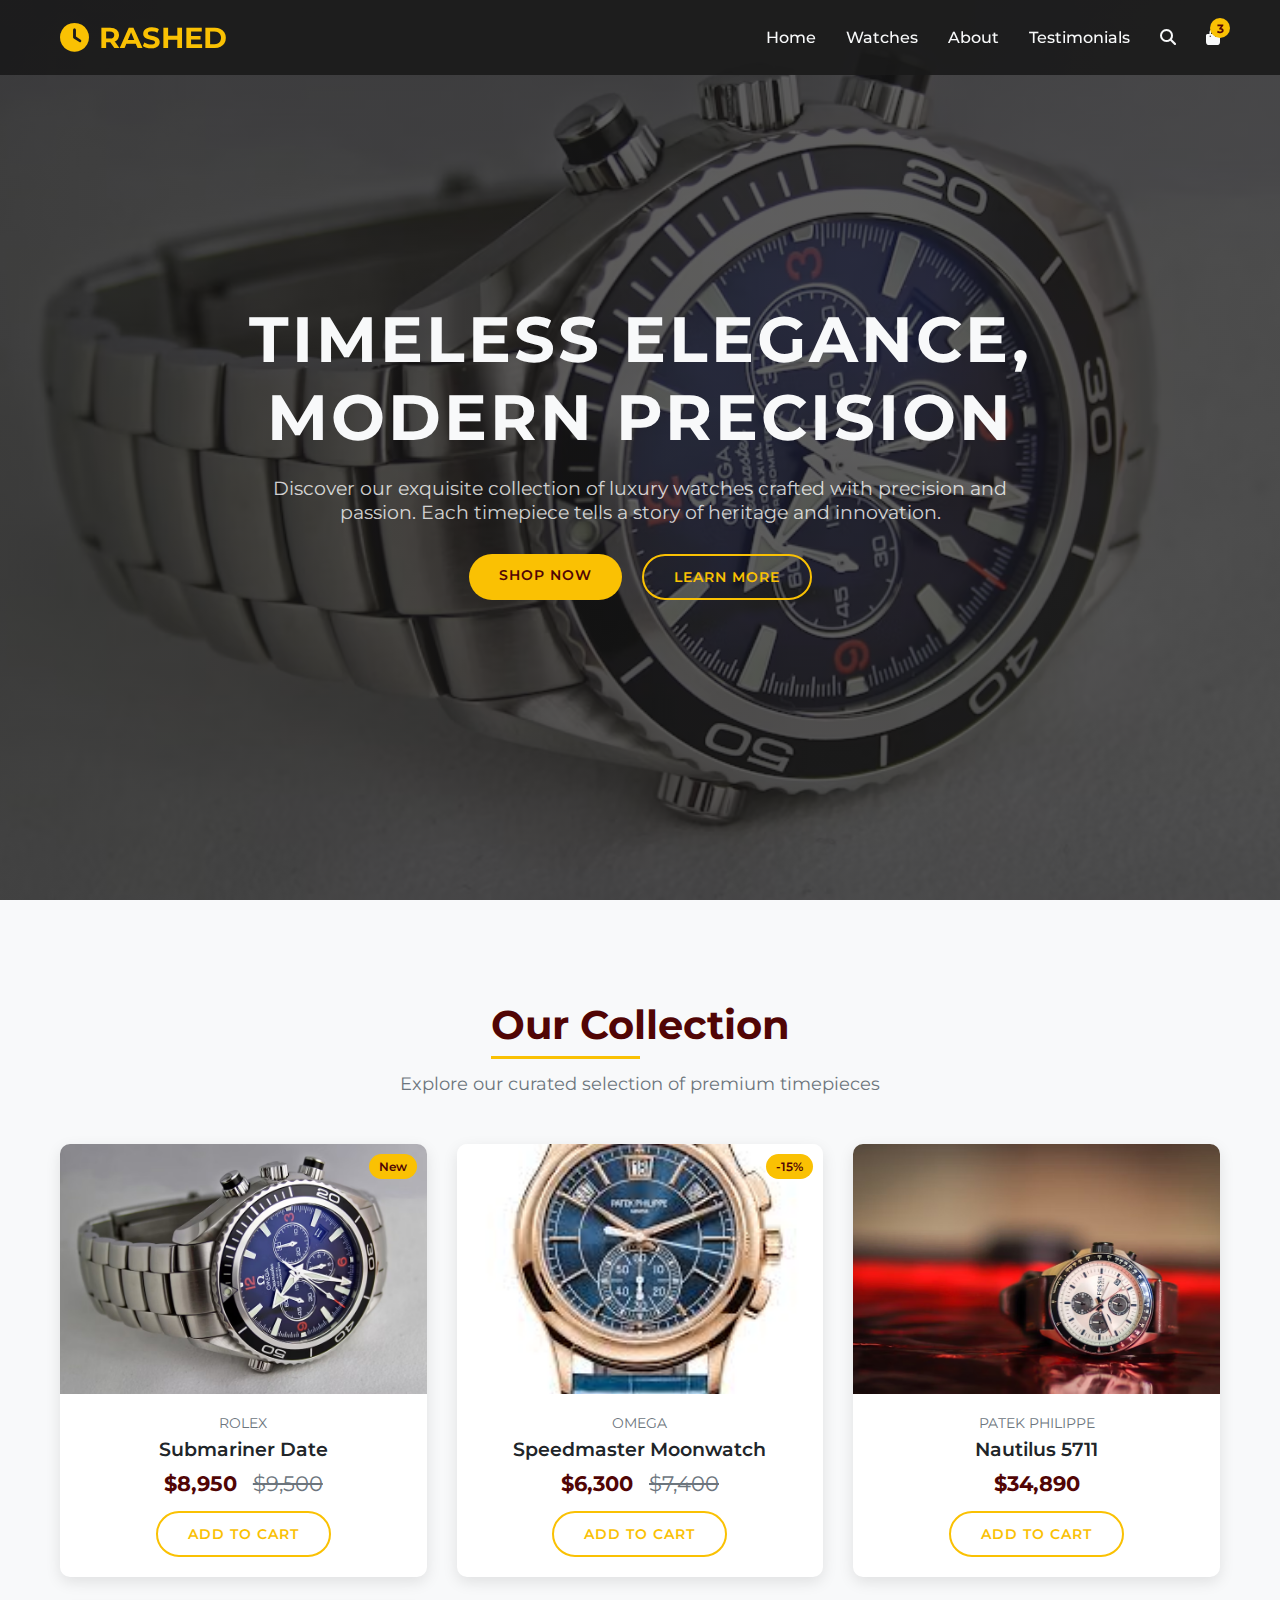
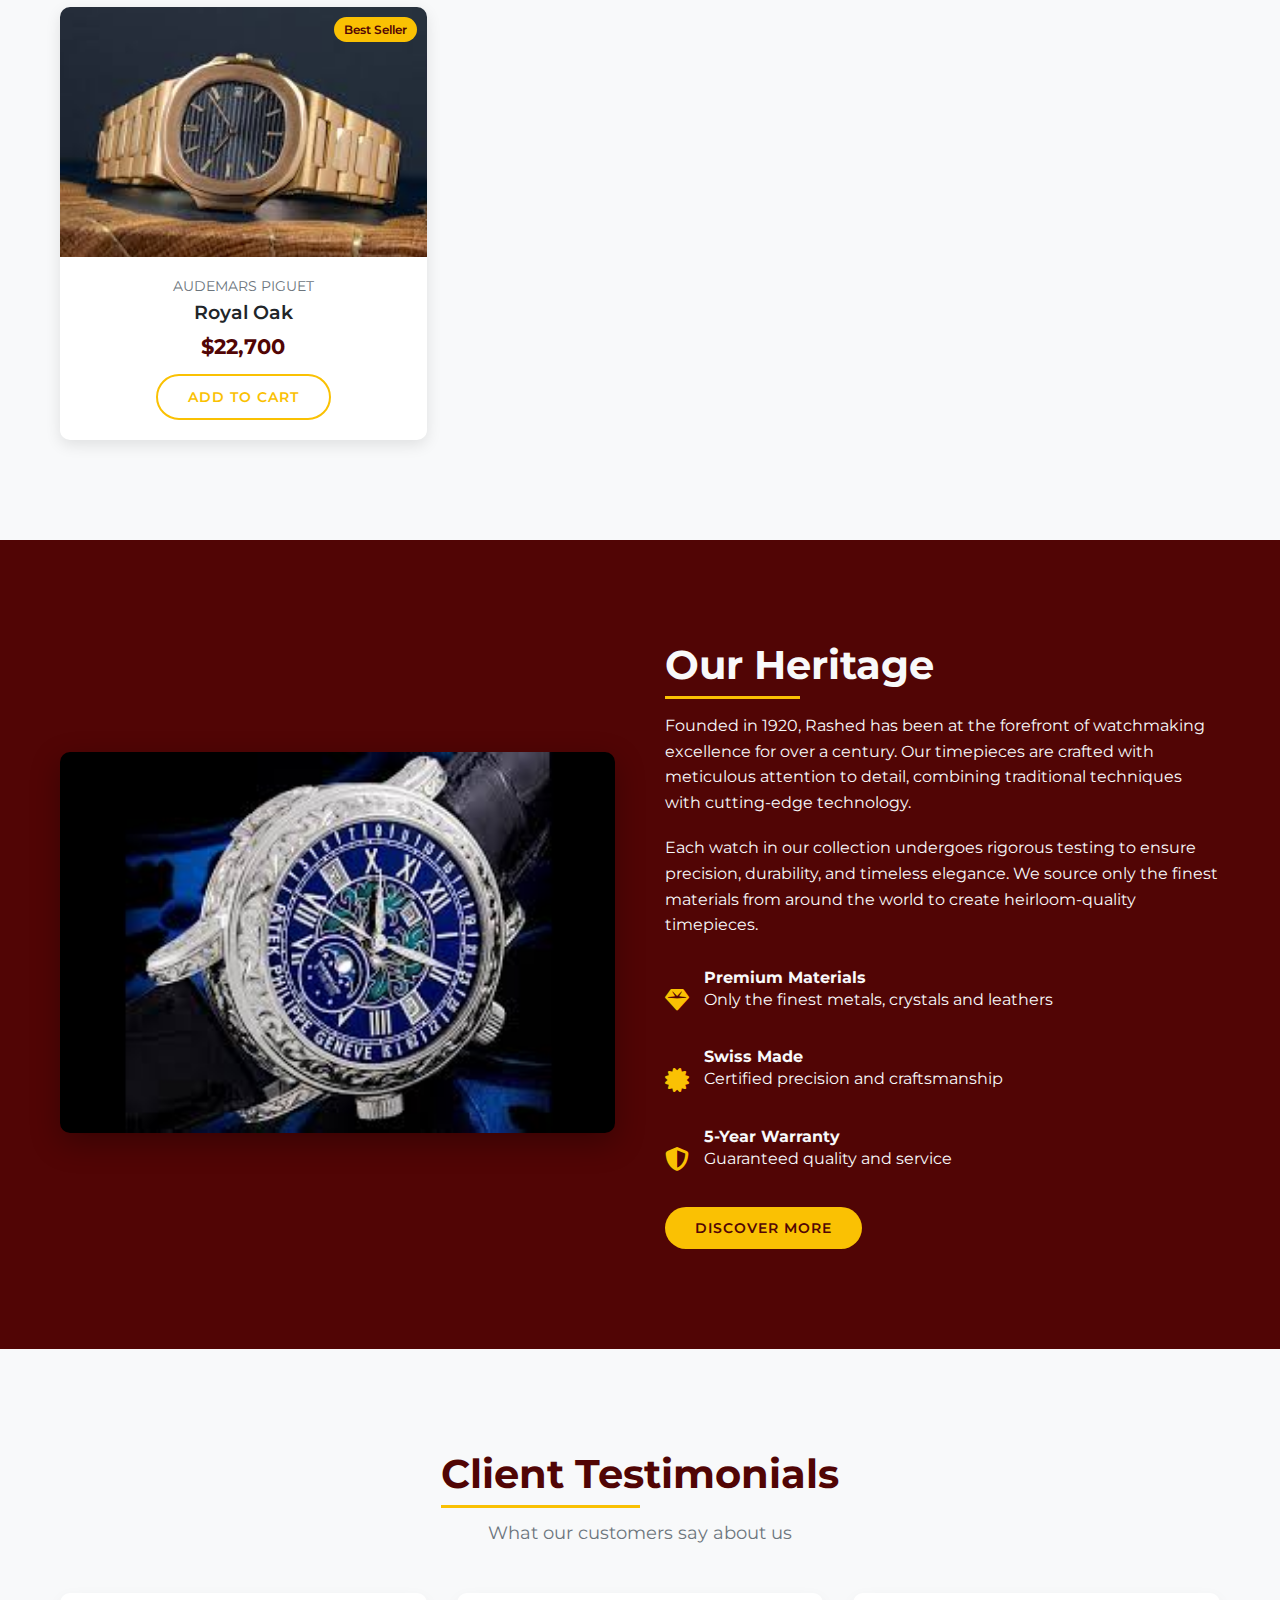
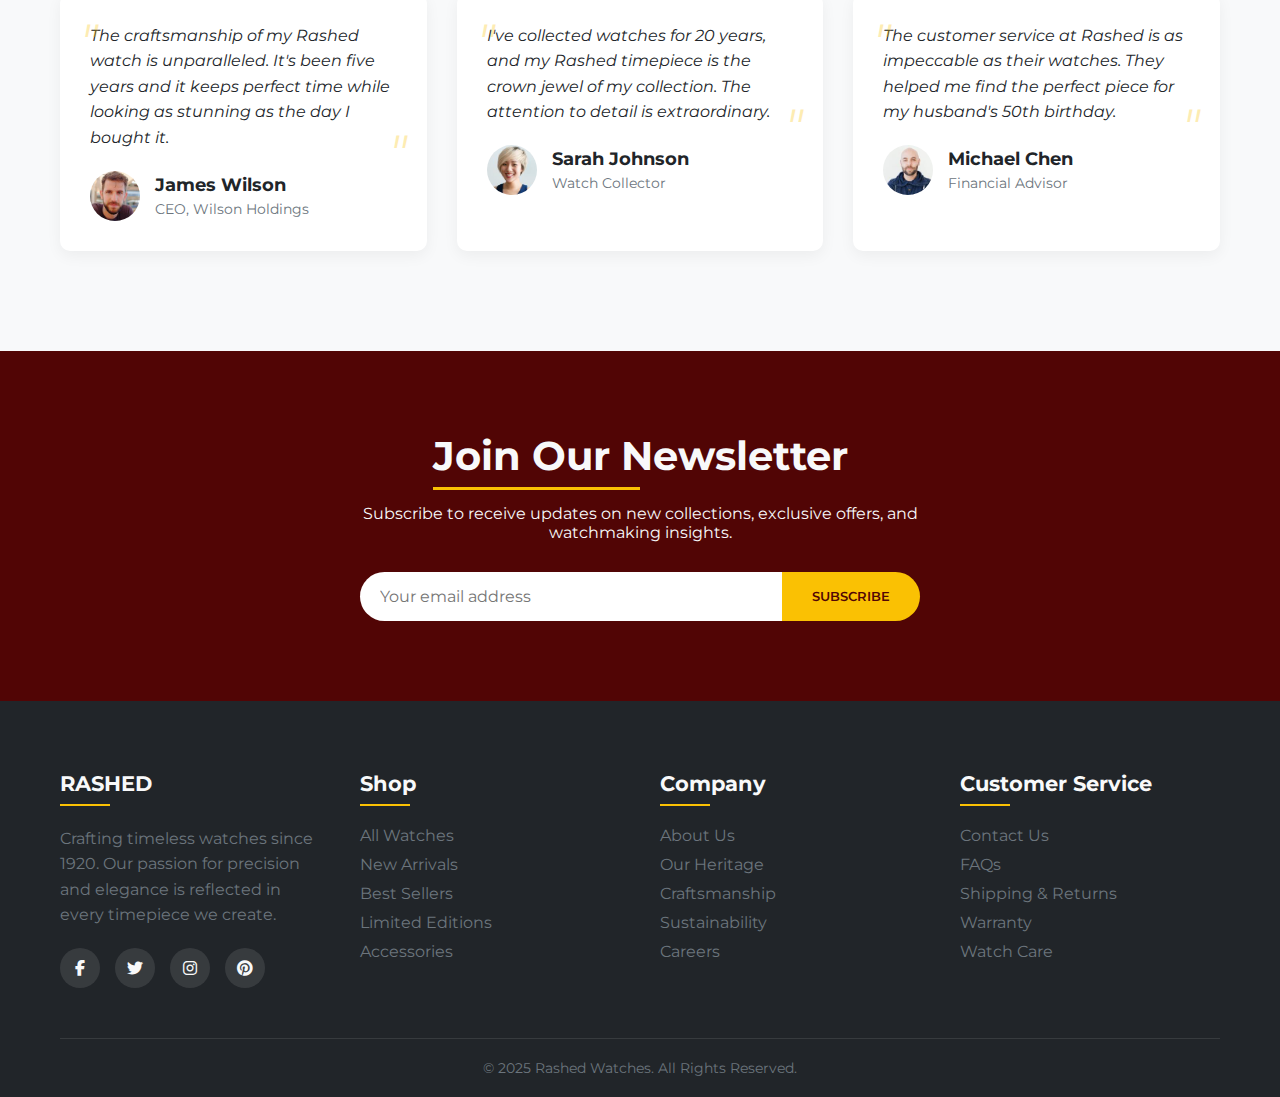
<file: index.html>
<!DOCTYPE html>
<html lang="en">
<head>
    <meta charset="UTF-8">
    <meta name="viewport" content="width=device-width, initial-scale=1.0">
    <title>Rashed - Luxury Watches</title>
    <link rel="stylesheet" href="https://cdnjs.cloudflare.com/ajax/libs/font-awesome/6.4.0/css/all.min.css">
    <link rel="stylesheet" href="style.css">
    <link href="https://fonts.googleapis.com/css2?family=Montserrat:wght@300;400;500;600;700&display=swap" rel="stylesheet">
</head>
<body>
    <!-- Header -->
    <header id="header">
        <div class="container header-container">
            <a href="#" class="logo">
                <i class="fas fa-clock"></i>
                <span>RASHED</span>
            </a>
            <nav id="nav">
                <ul>
                    <li><a href="#">Home</a></li>
                    <li><a href="#featured">Watches</a></li>
                    <li><a href="#about">About</a></li>
                    <li><a href="#testimonials">Testimonials</a></li>
                    <li><a href="#"><i class="fas fa-search"></i></a></li>
                    <li>
                        <a href="#" class="cart-icon">
                            <i class="fas fa-shopping-bag"></i>
                            <span class="cart-count">3</span>
                        </a>
                    </li>
                </ul>
            </nav>
            <div class="mobile-menu-btn" id="mobileMenuBtn">
                <i class="fas fa-bars"></i>
            </div>
        </div>
    </header>

    <!-- Hero Section -->
    <section class="hero">
        <div class="hero-content">
            <h1>Timeless Elegance, Modern Precision</h1>
            <p>Discover our exquisite collection of luxury watches crafted with precision and passion. Each timepiece tells a story of heritage and innovation.</p>
            <div class="hero-btns">
                <a href="#featured" class="btn">Shop Now</a>
                <a href="#about" class="btn btn-outline">Learn More</a>
            </div>
        </div>
    </section>

    <!-- Featured Section -->
    <section class="featured" id="featured">
        <div class="container">
            <div class="featured-header">
                <h2 class="section-title">Our Collection</h2>
                <p class="section-subtitle">Explore our curated selection of premium timepieces</p>
            </div>
            <div class="watch-grid">
                <!-- Watch 1 -->
                <div class="watch-card">
                    <div class="watch-card-badge">New</div>
                    <div class="watch-img">
                        <img src="pictures/image4.avif" alt="Luxury Watch">
                        <div class="watch-actions">
                            <a href="#"><i class="fas fa-heart"></i></a>
                            <a href="#"><i class="fas fa-eye"></i></a>
                            <a href="#"><i class="fas fa-shopping-cart"></i></a>
                        </div>
                    </div>
                    <div class="watch-info">
                        <p class="watch-brand">ROLEX</p>
                        <h3 class="watch-name">Submariner Date</h3>
                        <div class="watch-price">$8,950 <del>$9,500</del></div>
                        <a href="#" class="btn btn-outline">Add to Cart</a>
                    </div>
                </div>
                <!-- Watch 2 -->
                <div class="watch-card">
                    <div class="watch-card-badge">-15%</div>
                    <div class="watch-img">
                        <img src="pictures/image2.jpeg" alt="Luxury Watch">
                        <div class="watch-actions">
                            <a href="#"><i class="fas fa-heart"></i></a>
                            <a href="#"><i class="fas fa-eye"></i></a>
                            <a href="#"><i class="fas fa-shopping-cart"></i></a>
                        </div>
                    </div>
                    <div class="watch-info">
                        <p class="watch-brand">OMEGA</p>
                        <h3 class="watch-name">Speedmaster Moonwatch</h3>
                        <div class="watch-price">$6,300 <del>$7,400</del></div>
                        <a href="#" class="btn btn-outline">Add to Cart</a>
                    </div>
                </div>
                <!-- Watch 3 -->
                <div class="watch-card">
                    <div class="watch-img">
                        <img src="pictures/image3.avif" alt="Luxury Watch">
                        <div class="watch-actions">
                            <a href="#"><i class="fas fa-heart"></i></a>
                            <a href="#"><i class="fas fa-eye"></i></a>
                            <a href="#"><i class="fas fa-shopping-cart"></i></a>
                        </div>
                    </div>
                    <div class="watch-info">
                        <p class="watch-brand">PATEK PHILIPPE</p>
                        <h3 class="watch-name">Nautilus 5711</h3>
                        <div class="watch-price">$34,890</div>
                        <a href="#" class="btn btn-outline">Add to Cart</a>
                    </div>
                </div>
                <!-- Watch 4 -->
                <div class="watch-card">
                    <div class="watch-card-badge">Best Seller</div>
                    <div class="watch-img">
                        <img src="pictures/image5.jpeg" alt="Luxury Watch">
                        <div class="watch-actions">
                            <a href="#"><i class="fas fa-heart"></i></a>
                            <a href="#"><i class="fas fa-eye"></i></a>
                            <a href="#"><i class="fas fa-shopping-cart"></i></a>
                        </div>
                    </div>
                    <div class="watch-info">
                        <p class="watch-brand">AUDEMARS PIGUET</p>
                        <h3 class="watch-name">Royal Oak</h3>
                        <div class="watch-price">$22,700</div>
                        <a href="#" class="btn btn-outline">Add to Cart</a>
                    </div>
                </div>
            </div>
        </div>
    </section>

    <!-- About Section -->
    <section class="about" id="about">
        <div class="container about-container">
            <div class="about-img">
                <img src="pictures/image6.jpeg" alt="About Chronos">
            </div>
            <div class="about-content">
                <h2 class="section-title">Our Heritage</h2>
                <p>Founded in 1920, Rashed has been at the forefront of watchmaking excellence for over a century. Our timepieces are crafted with meticulous attention to detail, combining traditional techniques with cutting-edge technology.</p>
                <p>Each watch in our collection undergoes rigorous testing to ensure precision, durability, and timeless elegance. We source only the finest materials from around the world to create heirloom-quality timepieces.</p>
                <div class="about-features">
                    <div class="about-feature">
                        <i class="fas fa-gem"></i>
                        <div>
                            <h4>Premium Materials</h4>
                            <p>Only the finest metals, crystals and leathers</p>
                        </div>
                    </div>
                    <div class="about-feature">
                        <i class="fas fa-certificate"></i>
                        <div>
                            <h4>Swiss Made</h4>
                            <p>Certified precision and craftsmanship</p>
                        </div>
                    </div>
                    <div class="about-feature">
                        <i class="fas fa-shield-alt"></i>
                        <div>
                            <h4>5-Year Warranty</h4>
                            <p>Guaranteed quality and service</p>
                        </div>
                    </div>
                </div>
                <a href="#" class="btn">Discover More</a>
            </div>
        </div>
    </section>

    <!-- Testimonials Section -->
    <section class="testimonials" id="testimonials">
        <div class="container">
            <div class="testimonials-header">
                <h2 class="section-title">Client Testimonials</h2>
                <p class="section-subtitle">What our customers say about us</p>
            </div>
            <div class="testimonial-grid">
                <!-- Testimonial 1 -->
                <div class="testimonial-card">
                    <div class="testimonial-text">
                        The craftsmanship of my Rashed watch is unparalleled. It's been five years and it keeps perfect time while looking as stunning as the day I bought it.
                    </div>
                    <div class="testimonial-author">
                        <img src="pictures/testimonial1.jpg" alt="James Wilson">
                        <div class="author-info">
                            <h4>James Wilson</h4>
                            <p>CEO, Wilson Holdings</p>
                        </div>
                    </div>
                </div>
                <!-- Testimonial 2 -->
                <div class="testimonial-card">
                    <div class="testimonial-text">
                        I've collected watches for 20 years, and my Rashed timepiece is the crown jewel of my collection. The attention to detail is extraordinary.
                    </div>
                    <div class="testimonial-author">
                        <img src="pictures/testimonial2.jpg" alt="Sarah Johnson">
                        <div class="author-info">
                            <h4>Sarah Johnson</h4>
                            <p>Watch Collector</p>
                        </div>
                    </div>
                </div>
                <!-- Testimonial 3 -->
                <div class="testimonial-card">
                    <div class="testimonial-text">
                        The customer service at Rashed is as impeccable as their watches. They helped me find the perfect piece for my husband's 50th birthday.
                    </div>
                    <div class="testimonial-author">
                        <img src="pictures/testimonial3.jpg" alt="Michael Chen">
                        <div class="author-info">
                            <h4>Michael Chen</h4>
                            <p>Financial Advisor</p>
                        </div>
                    </div>
                </div>
            </div>
        </div>
    </section>

    <!-- Newsletter Section -->
    <section class="newsletter">
        <div class="container newsletter-container">
            <h2 class="section-title">Join Our Newsletter</h2>
            <p>Subscribe to receive updates on new collections, exclusive offers, and watchmaking insights.</p>
            <form class="newsletter-form">
                <input type="email" placeholder="Your email address" required>
                <button type="submit">Subscribe</button>
            </form>
        </div>
    </section>

    <!-- Footer -->
    <footer>
        <div class="container">
            <div class="footer-container">
                <div class="footer-col">
                    <h3>RASHED</h3>
                    <p>Crafting timeless watches since 1920. Our passion for precision and elegance is reflected in every timepiece we create.</p>
                    <div class="social-links">
                        <a href="#"><i class="fab fa-facebook-f"></i></a>
                        <a href="#"><i class="fab fa-twitter"></i></a>
                        <a href="#"><i class="fab fa-instagram"></i></a>
                        <a href="#"><i class="fab fa-pinterest"></i></a>
                    </div>
                </div>
                <div class="footer-col">
                    <h3>Shop</h3>
                    <ul>
                        <li><a href="#">All Watches</a></li>
                        <li><a href="#">New Arrivals</a></li>
                        <li><a href="#">Best Sellers</a></li>
                        <li><a href="#">Limited Editions</a></li>
                        <li><a href="#">Accessories</a></li>
                    </ul>
                </div>
                <div class="footer-col">
                    <h3>Company</h3>
                    <ul>
                        <li><a href="#">About Us</a></li>
                        <li><a href="#">Our Heritage</a></li>
                        <li><a href="#">Craftsmanship</a></li>
                        <li><a href="#">Sustainability</a></li>
                        <li><a href="#">Careers</a></li>
                    </ul>
                </div>
                <div class="footer-col">
                    <h3>Customer Service</h3>
                    <ul>
                        <li><a href="#">Contact Us</a></li>
                        <li><a href="#">FAQs</a></li>
                        <li><a href="#">Shipping & Returns</a></li>
                        <li><a href="#">Warranty</a></li>
                        <li><a href="#">Watch Care</a></li>
                    </ul>
                </div>
            </div>
            <div class="footer-bottom">
                <p>&copy; 2025 Rashed Watches. All Rights Reserved.</p>
            </div>
        </div>
    </footer>

    <script src="script.js"></script>
</body>
</html>
</file>
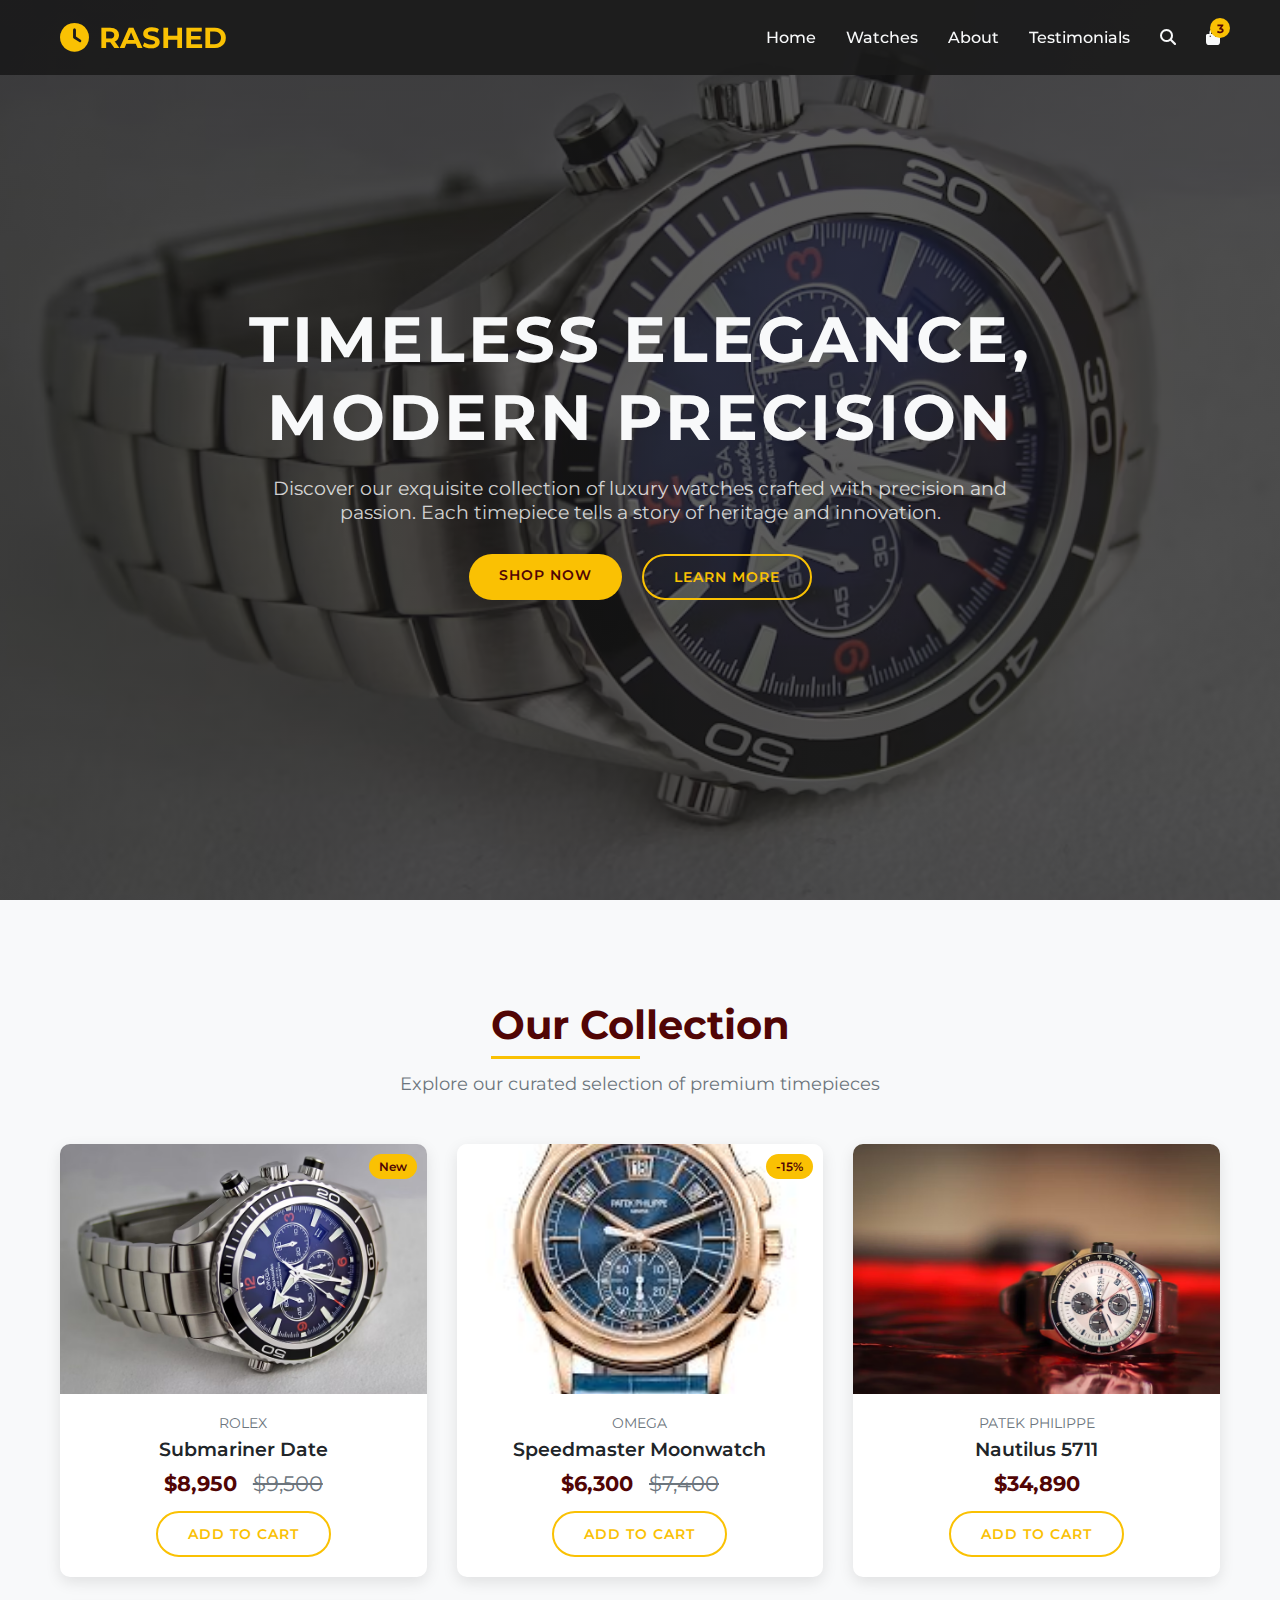
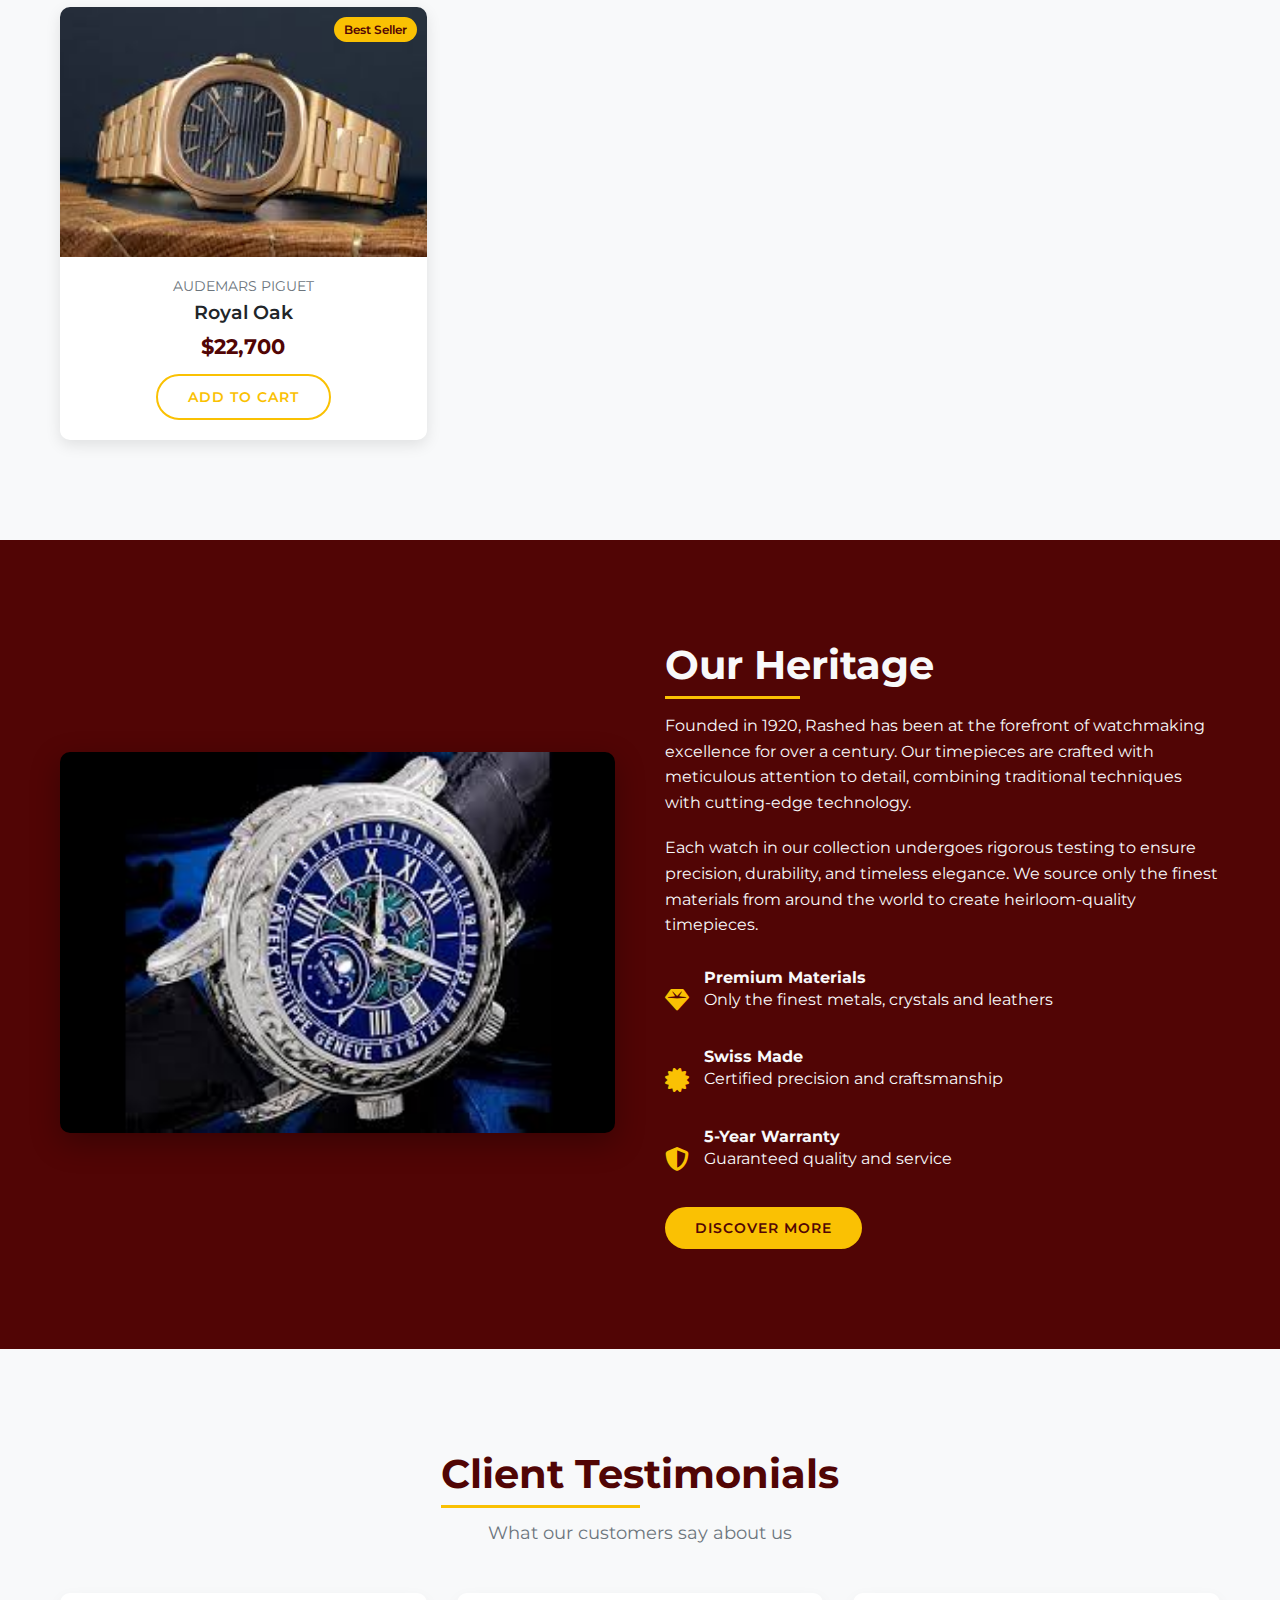
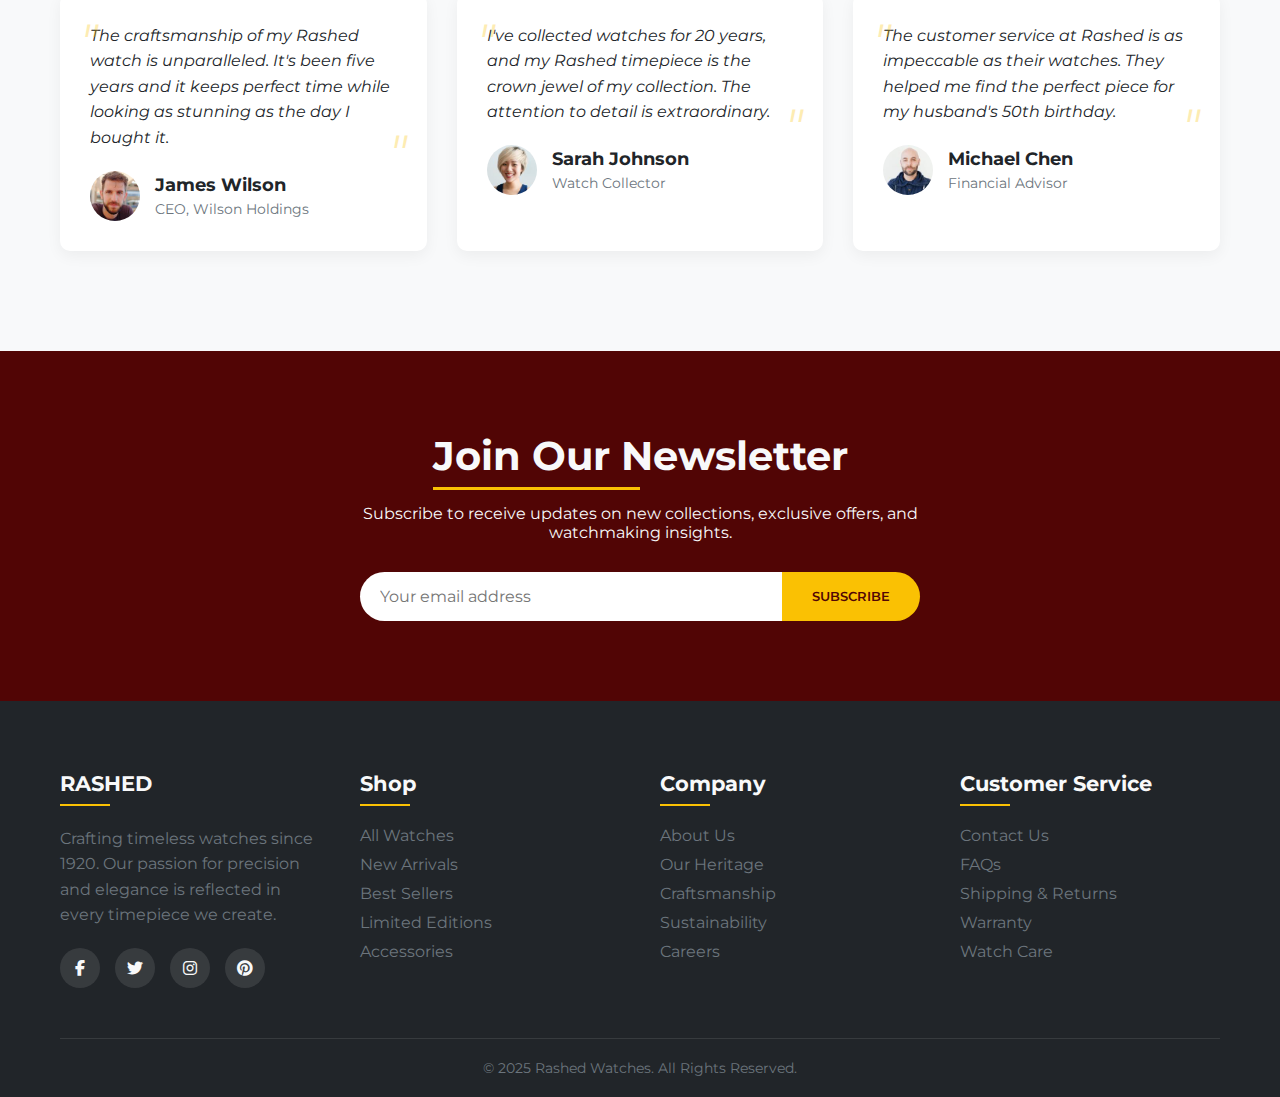
<file: clon.html>
<!DOCTYPE html>
<html lang="en">
<head>
    <meta charset="UTF-8">
    <meta name="viewport" content="width=device-width, initial-scale=1.0">
    <title>Rashed - Luxury Watches</title>
    <link rel="stylesheet" href="https://cdnjs.cloudflare.com/ajax/libs/font-awesome/6.4.0/css/all.min.css">
    <link rel="stylesheet" href="style.css">
    <link href="https://fonts.googleapis.com/css2?family=Montserrat:wght@300;400;500;600;700&display=swap" rel="stylesheet">
</head>
<body>
    <!-- Header -->
    <header id="header">
        <div class="container header-container">
            <a href="#" class="logo">
                <i class="fas fa-clock"></i>
                <span>RASHED</span>
            </a>
            <nav id="nav">
                <ul>
                    <li><a href="#">Home</a></li>
                    <li><a href="#featured">Watches</a></li>
                    <li><a href="#about">About</a></li>
                    <li><a href="#testimonials">Testimonials</a></li>
                    <li><a href="#"><i class="fas fa-search"></i></a></li>
                    <li>
                        <a href="#" class="cart-icon">
                            <i class="fas fa-shopping-bag"></i>
                            <span class="cart-count">3</span>
                        </a>
                    </li>
                </ul>
            </nav>
            <div class="mobile-menu-btn" id="mobileMenuBtn">
                <i class="fas fa-bars"></i>
            </div>
        </div>
    </header>

    <!-- Hero Section -->
    <section class="hero">
        <div class="hero-content">
            <h1>Timeless Elegance, Modern Precision</h1>
            <p>Discover our exquisite collection of luxury watches crafted with precision and passion. Each timepiece tells a story of heritage and innovation.</p>
            <div class="hero-btns">
                <a href="#featured" class="btn">Shop Now</a>
                <a href="#about" class="btn btn-outline">Learn More</a>
            </div>
        </div>
    </section>

    <!-- Featured Section -->
    <section class="featured" id="featured">
        <div class="container">
            <div class="featured-header">
                <h2 class="section-title">Our Collection</h2>
                <p class="section-subtitle">Explore our curated selection of premium timepieces</p>
            </div>
            <div class="watch-grid">
                <!-- Watch 1 -->
                <div class="watch-card">
                    <div class="watch-card-badge">New</div>
                    <div class="watch-img">
                        <img src="pictures/image4.avif" alt="Luxury Watch">
                        <div class="watch-actions">
                            <a href="#"><i class="fas fa-heart"></i></a>
                            <a href="#"><i class="fas fa-eye"></i></a>
                            <a href="#"><i class="fas fa-shopping-cart"></i></a>
                        </div>
                    </div>
                    <div class="watch-info">
                        <p class="watch-brand">ROLEX</p>
                        <h3 class="watch-name">Submariner Date</h3>
                        <div class="watch-price">$8,950 <del>$9,500</del></div>
                        <a href="#" class="btn btn-outline">Add to Cart</a>
                    </div>
                </div>
                <!-- Watch 2 -->
                <div class="watch-card">
                    <div class="watch-card-badge">-15%</div>
                    <div class="watch-img">
                        <img src="pictures/image2.jpeg" alt="Luxury Watch">
                        <div class="watch-actions">
                            <a href="#"><i class="fas fa-heart"></i></a>
                            <a href="#"><i class="fas fa-eye"></i></a>
                            <a href="#"><i class="fas fa-shopping-cart"></i></a>
                        </div>
                    </div>
                    <div class="watch-info">
                        <p class="watch-brand">OMEGA</p>
                        <h3 class="watch-name">Speedmaster Moonwatch</h3>
                        <div class="watch-price">$6,300 <del>$7,400</del></div>
                        <a href="#" class="btn btn-outline">Add to Cart</a>
                    </div>
                </div>
                <!-- Watch 3 -->
                <div class="watch-card">
                    <div class="watch-img">
                        <img src="pictures/image3.avif" alt="Luxury Watch">
                        <div class="watch-actions">
                            <a href="#"><i class="fas fa-heart"></i></a>
                            <a href="#"><i class="fas fa-eye"></i></a>
                            <a href="#"><i class="fas fa-shopping-cart"></i></a>
                        </div>
                    </div>
                    <div class="watch-info">
                        <p class="watch-brand">PATEK PHILIPPE</p>
                        <h3 class="watch-name">Nautilus 5711</h3>
                        <div class="watch-price">$34,890</div>
                        <a href="#" class="btn btn-outline">Add to Cart</a>
                    </div>
                </div>
                <!-- Watch 4 -->
                <div class="watch-card">
                    <div class="watch-card-badge">Best Seller</div>
                    <div class="watch-img">
                        <img src="pictures/image5.jpeg" alt="Luxury Watch">
                        <div class="watch-actions">
                            <a href="#"><i class="fas fa-heart"></i></a>
                            <a href="#"><i class="fas fa-eye"></i></a>
                            <a href="#"><i class="fas fa-shopping-cart"></i></a>
                        </div>
                    </div>
                    <div class="watch-info">
                        <p class="watch-brand">AUDEMARS PIGUET</p>
                        <h3 class="watch-name">Royal Oak</h3>
                        <div class="watch-price">$22,700</div>
                        <a href="#" class="btn btn-outline">Add to Cart</a>
                    </div>
                </div>
            </div>
        </div>
    </section>

    <!-- About Section -->
    <section class="about" id="about">
        <div class="container about-container">
            <div class="about-img">
                <img src="pictures/image6.jpeg" alt="About Chronos">
            </div>
            <div class="about-content">
                <h2 class="section-title">Our Heritage</h2>
                <p>Founded in 1920, Rashed has been at the forefront of watchmaking excellence for over a century. Our timepieces are crafted with meticulous attention to detail, combining traditional techniques with cutting-edge technology.</p>
                <p>Each watch in our collection undergoes rigorous testing to ensure precision, durability, and timeless elegance. We source only the finest materials from around the world to create heirloom-quality timepieces.</p>
                <div class="about-features">
                    <div class="about-feature">
                        <i class="fas fa-gem"></i>
                        <div>
                            <h4>Premium Materials</h4>
                            <p>Only the finest metals, crystals and leathers</p>
                        </div>
                    </div>
                    <div class="about-feature">
                        <i class="fas fa-certificate"></i>
                        <div>
                            <h4>Swiss Made</h4>
                            <p>Certified precision and craftsmanship</p>
                        </div>
                    </div>
                    <div class="about-feature">
                        <i class="fas fa-shield-alt"></i>
                        <div>
                            <h4>5-Year Warranty</h4>
                            <p>Guaranteed quality and service</p>
                        </div>
                    </div>
                </div>
                <a href="#" class="btn">Discover More</a>
            </div>
        </div>
    </section>

    <!-- Testimonials Section -->
    <section class="testimonials" id="testimonials">
        <div class="container">
            <div class="testimonials-header">
                <h2 class="section-title">Client Testimonials</h2>
                <p class="section-subtitle">What our customers say about us</p>
            </div>
            <div class="testimonial-grid">
                <!-- Testimonial 1 -->
                <div class="testimonial-card">
                    <div class="testimonial-text">
                        The craftsmanship of my Rashed watch is unparalleled. It's been five years and it keeps perfect time while looking as stunning as the day I bought it.
                    </div>
                    <div class="testimonial-author">
                        <img src="pictures/testimonial1.jpg" alt="James Wilson">
                        <div class="author-info">
                            <h4>James Wilson</h4>
                            <p>CEO, Wilson Holdings</p>
                        </div>
                    </div>
                </div>
                <!-- Testimonial 2 -->
                <div class="testimonial-card">
                    <div class="testimonial-text">
                        I've collected watches for 20 years, and my Rashed timepiece is the crown jewel of my collection. The attention to detail is extraordinary.
                    </div>
                    <div class="testimonial-author">
                        <img src="pictures/testimonial2.jpg" alt="Sarah Johnson">
                        <div class="author-info">
                            <h4>Sarah Johnson</h4>
                            <p>Watch Collector</p>
                        </div>
                    </div>
                </div>
                <!-- Testimonial 3 -->
                <div class="testimonial-card">
                    <div class="testimonial-text">
                        The customer service at Rashed is as impeccable as their watches. They helped me find the perfect piece for my husband's 50th birthday.
                    </div>
                    <div class="testimonial-author">
                        <img src="pictures/testimonial3.jpg" alt="Michael Chen">
                        <div class="author-info">
                            <h4>Michael Chen</h4>
                            <p>Financial Advisor</p>
                        </div>
                    </div>
                </div>
            </div>
        </div>
    </section>

    <!-- Newsletter Section -->
    <section class="newsletter">
        <div class="container newsletter-container">
            <h2 class="section-title">Join Our Newsletter</h2>
            <p>Subscribe to receive updates on new collections, exclusive offers, and watchmaking insights.</p>
            <form class="newsletter-form">
                <input type="email" placeholder="Your email address" required>
                <button type="submit">Subscribe</button>
            </form>
        </div>
    </section>

    <!-- Footer -->
    <footer>
        <div class="container">
            <div class="footer-container">
                <div class="footer-col">
                    <h3>RASHED</h3>
                    <p>Crafting timeless watches since 1920. Our passion for precision and elegance is reflected in every timepiece we create.</p>
                    <div class="social-links">
                        <a href="#"><i class="fab fa-facebook-f"></i></a>
                        <a href="#"><i class="fab fa-twitter"></i></a>
                        <a href="#"><i class="fab fa-instagram"></i></a>
                        <a href="#"><i class="fab fa-pinterest"></i></a>
                    </div>
                </div>
                <div class="footer-col">
                    <h3>Shop</h3>
                    <ul>
                        <li><a href="#">All Watches</a></li>
                        <li><a href="#">New Arrivals</a></li>
                        <li><a href="#">Best Sellers</a></li>
                        <li><a href="#">Limited Editions</a></li>
                        <li><a href="#">Accessories</a></li>
                    </ul>
                </div>
                <div class="footer-col">
                    <h3>Company</h3>
                    <ul>
                        <li><a href="#">About Us</a></li>
                        <li><a href="#">Our Heritage</a></li>
                        <li><a href="#">Craftsmanship</a></li>
                        <li><a href="#">Sustainability</a></li>
                        <li><a href="#">Careers</a></li>
                    </ul>
                </div>
                <div class="footer-col">
                    <h3>Customer Service</h3>
                    <ul>
                        <li><a href="#">Contact Us</a></li>
                        <li><a href="#">FAQs</a></li>
                        <li><a href="#">Shipping & Returns</a></li>
                        <li><a href="#">Warranty</a></li>
                        <li><a href="#">Watch Care</a></li>
                    </ul>
                </div>
            </div>
            <div class="footer-bottom">
                <p>&copy; 2025 Rashed Watches. All Rights Reserved.</p>
            </div>
        </div>
    </footer>

    <script src="script.js"></script>
</body>
</html>
</file>
<file: style.css>
/* Global Styles */
        :root {
            --primary: #510505;
            --secondary: #fac103;
            --light: #f8f9fa;
            --dark: #212529;
            --gray: #6c757d;
            --transition: all 0.3s ease;
        }

        * {
            margin: 0;
            padding: 0;
            box-sizing: border-box;
            font-family: 'Montserrat', sans-serif;
        }

        body {
            background-color: var(--light);
            color: var(--dark);
            overflow-x: hidden;
        }

        a {
            text-decoration: none;
            color: inherit;
        }

        ul {
            list-style: none;
        }

        .container {
            max-width: 1200px;
            margin: 0 auto;
            padding: 0 20px;
        }

        .btn {
            display: inline-block;
            padding: 12px 30px;
            background-color: var(--secondary);
            color: var(--primary);
            border: none;
            border-radius: 30px;
            font-weight: 600;
            cursor: pointer;
            transition: var(--transition);
            text-transform: uppercase;
            letter-spacing: 1px;
            font-size: 14px;
        }

        .btn:hover {
            background-color: var(--primary);
            color: var(--light);
            transform: translateY(-3px);
            box-shadow: 0 10px 20px rgba(0, 0, 0, 0.1);
        }

        .btn-outline {
            background-color: transparent;
            border: 2px solid var(--secondary);
            color: var(--secondary);
        }

        .btn-outline:hover {
            background-color: var(--secondary);
            color: var(--primary);
        }

        .section-title {
            font-size: 2.5rem;
            margin-bottom: 1.5rem;
            position: relative;
            display: inline-block;
            color: var(--primary);
        }

        .section-title::after {
            content: '';
            position: absolute;
            bottom: -10px;
            left: 0;
            width: 50%;
            height: 3px;
            background-color: var(--secondary);
            transition: var(--transition);
        }

        .section-title:hover::after {
            width: 100%;
        }

        .section-subtitle {
            color: var(--gray);
            margin-bottom: 2rem;
            font-size: 1.1rem;
        }

        /* Header */
        header {
            background-color: rgba(26, 26, 26, 0.9);
            color: var(--light);
            position: fixed;
            width: 100%;
            z-index: 1000;
            padding: 20px 0;
            transition: var(--transition);
        }

        header.scrolled {
            padding: 15px 0;
            background-color: rgba(26, 26, 26, 0.98);
            box-shadow: 0 5px 20px rgba(0, 0, 0, 0.1);
        }

        .header-container {
            display: flex;
            justify-content: space-between;
            align-items: center;
        }

        .logo {
            font-size: 1.8rem;
            font-weight: 700;
            color: var(--secondary);
            display: flex;
            align-items: center;
        }

        .logo i {
            margin-right: 10px;
            animation: spin 10s linear infinite;
        }

        @keyframes spin {
            0% { transform: rotate(0deg); }
            100% { transform: rotate(360deg); }
        }

        nav ul {
            display: flex;
        }

        nav ul li {
            margin-left: 30px;
            position: relative;
        }

        nav ul li a {
            font-weight: 500;
            transition: var(--transition);
            position: relative;
        }

        nav ul li a::after {
            content: '';
            position: absolute;
            bottom: -5px;
            left: 0;
            width: 0;
            height: 2px;
            background-color: var(--secondary);
            transition: var(--transition);
        }

        nav ul li a:hover::after {
            width: 100%;
        }

        nav ul li a:hover {
            color: var(--secondary);
        }

        .cart-icon {
            position: relative;
        }

        .cart-count {
            position: absolute;
            top: -10px;
            right: -10px;
            background-color: var(--secondary);
            color: var(--primary);
            width: 20px;
            height: 20px;
            border-radius: 50%;
            display: flex;
            justify-content: center;
            align-items: center;
            font-size: 12px;
            font-weight: 700;
        }

        .mobile-menu-btn {
            display: none;
            font-size: 1.5rem;
            cursor: pointer;
        }

        /* Hero Section */
        .hero {
            height: 100vh;
            background: linear-gradient(rgba(26, 26, 26, 0.7), rgba(26, 26, 26, 0.7)), url('pictures/image4.avif') no-repeat center center/cover;
            color: var(--light);
            display: flex;
            align-items: center;
            text-align: center;
            position: relative;
            overflow: hidden;
        }

        .hero-content {
            max-width: 800px;
            margin: 0 auto;
            position: relative;
            z-index: 1;
            animation: fadeInUp 1s ease;
        }

        @keyframes fadeInUp {
            from {
                opacity: 0;
                transform: translateY(50px);
            }
            to {
                opacity: 1;
                transform: translateY(0);
            }
        }

        .hero h1 {
            font-size: 4rem;
            margin-bottom: 20px;
            text-transform: uppercase;
            letter-spacing: 3px;
        }

        .hero p {
            font-size: 1.2rem;
            margin-bottom: 30px;
            color: rgba(255, 255, 255, 0.8);
        }

        .hero-btns {
            display: flex;
            justify-content: center;
            gap: 20px;
        }

        .hero-btns .btn {
            animation: fadeIn 1s ease 0.3s backwards;
        }

        .hero-btns .btn-outline {
            animation: fadeIn 1s ease 0.6s backwards;
        }

        @keyframes fadeIn {
            from {
                opacity: 0;
            }
            to {
                opacity: 1;
            }
        }

        /* Featured Section */
        .featured {
            padding: 100px 0;
            background-color: var(--light);
        }

        .featured-header {
            text-align: center;
            margin-bottom: 50px;
        }

        .watch-grid {
            display: grid;
            grid-template-columns: repeat(auto-fill, minmax(280px, 1fr));
            gap: 30px;
        }

        .watch-card {
            background-color: white;
            border-radius: 10px;
            overflow: hidden;
            box-shadow: 0 5px 15px rgba(0, 0, 0, 0.1);
            transition: var(--transition);
            position: relative;
        }

        .watch-card:hover {
            transform: translateY(-10px);
            box-shadow: 0 15px 30px rgba(0, 0, 0, 0.15);
        }

        .watch-card-badge {
            position: absolute;
            top: 10px;
            right: 10px;
            background-color: var(--secondary);
            color: var(--primary);
            padding: 5px 10px;
            border-radius: 20px;
            font-size: 12px;
            font-weight: 600;
            z-index: 1;
        }

        .watch-img {
            height: 250px;
            overflow: hidden;
            position: relative;
        }

        .watch-img img {
            width: 100%;
            height: 100%;
            object-fit: cover;
            transition: var(--transition);
        }

        .watch-card:hover .watch-img img {
            transform: scale(1.1);
        }

        .watch-actions {
            position: absolute;
            bottom: 0;
            left: 0;
            width: 100%;
            display: flex;
            justify-content: center;
            background-color: rgba(26, 26, 26, 0.7);
            padding: 15px 0;
            transform: translateY(100%);
            transition: var(--transition);
        }

        .watch-card:hover .watch-actions {
            transform: translateY(0);
        }

        .watch-actions a {
            color: var(--light);
            margin: 0 10px;
            font-size: 1.2rem;
            transition: var(--transition);
        }

        .watch-actions a:hover {
            color: var(--secondary);
            transform: scale(1.2);
        }

        .watch-info {
            padding: 20px;
            text-align: center;
        }

        .watch-brand {
            color: var(--gray);
            font-size: 14px;
            margin-bottom: 5px;
        }

        .watch-name {
            font-size: 1.2rem;
            margin-bottom: 10px;
            font-weight: 600;
        }

        .watch-price {
            font-size: 1.3rem;
            font-weight: 700;
            color: var(--primary);
            margin-bottom: 15px;
        }

        .watch-price del {
            color: var(--gray);
            font-weight: 400;
            margin-left: 10px;
        }

        /* About Section */
        .about {
            padding: 100px 0;
            background-color: var(--primary);
            color: var(--light);
            position: relative;
            overflow: hidden;
        }

        .about::before {
            content: '';
            position: absolute;
            top: 0;
            left: 0;
            width: 100%;
            height: 100%;
            background: url('https://images.unsplash.com/photo-1542496658-e33a6d0d50f6?ixlib=rb-4.0.3&ixid=M3wxMjA3fDB8MHxwaG90by1wYWdlfHx8fGVufDB8fHx8fA%3D%3D&auto=format&fit=crop&w=1470&q=80') no-repeat center center/cover;
            opacity: 0.2;
        }

        .about-container {
            display: flex;
            align-items: center;
            position: relative;
            z-index: 1;
        }

        .about-img {
            flex: 1;
            padding-right: 50px;
            animation: fadeInLeft 1s ease;
        }

        @keyframes fadeInLeft {
            from {
                opacity: 0;
                transform: translateX(-50px);
            }
            to {
                opacity: 1;
                transform: translateX(0);
            }
        }

        .about-img img {
            width: 100%;
            border-radius: 10px;
            box-shadow: 0 10px 30px rgba(0, 0, 0, 0.3);
        }

        .about-content {
            flex: 1;
            animation: fadeInRight 1s ease;
        }

        @keyframes fadeInRight {
            from {
                opacity: 0;
                transform: translateX(50px);
            }
            to {
                opacity: 1;
                transform: translateX(0);
            }
        }

        .about-content .section-title {
            color: var(--light);
        }

        .about-content p {
            margin-bottom: 20px;
            line-height: 1.6;
        }

        .about-features {
            margin-top: 30px;
        }

        .about-feature {
            display: flex;
            align-items: center;
            margin-bottom: 15px;
        }

        .about-feature i {
            color: var(--secondary);
            font-size: 1.5rem;
            margin-right: 15px;
        }

        /* Testimonials */
        .testimonials {
            padding: 100px 0;
            background-color: var(--light);
        }

        .testimonials-header {
            text-align: center;
            margin-bottom: 50px;
        }

        .testimonial-grid {
            display: grid;
            grid-template-columns: repeat(auto-fill, minmax(350px, 1fr));
            gap: 30px;
        }

        .testimonial-card {
            background-color: white;
            padding: 30px;
            border-radius: 10px;
            box-shadow: 0 5px 15px rgba(0, 0, 0, 0.05);
            transition: var(--transition);
        }

        .testimonial-card:hover {
            transform: translateY(-10px);
            box-shadow: 0 15px 30px rgba(0, 0, 0, 0.1);
        }

        .testimonial-text {
            font-style: italic;
            margin-bottom: 20px;
            line-height: 1.6;
            position: relative;
        }

        .testimonial-text::before,
        .testimonial-text::after {
            content: '"';
            font-size: 3rem;
            color: var(--secondary);
            opacity: 0.3;
            position: absolute;
        }

        .testimonial-text::before {
            top: -20px;
            left: -10px;
        }

        .testimonial-text::after {
            bottom: -40px;
            right: -10px;
        }

        .testimonial-author {
            display: flex;
            align-items: center;
        }

        .testimonial-author img {
            width: 50px;
            height: 50px;
            border-radius: 50%;
            object-fit: cover;
            margin-right: 15px;
        }

        .author-info h4 {
            font-size: 1.1rem;
            margin-bottom: 5px;
        }

        .author-info p {
            color: var(--gray);
            font-size: 14px;
        }

        /* Newsletter */
        .newsletter {
            padding: 80px 0;
            background-color: var(--primary);
            color: var(--light);
            text-align: center;
        }

        .newsletter-container {
            max-width: 600px;
            margin: 0 auto;
        }

        .newsletter .section-title {
            color: var(--light);
        }

        .newsletter-form {
            display: flex;
            margin-top: 30px;
        }

        .newsletter-form input {
            flex: 1;
            padding: 15px 20px;
            border: none;
            border-radius: 30px 0 0 30px;
            font-size: 1rem;
            outline: none;
        }

        .newsletter-form button {
            padding: 15px 30px;
            background-color: var(--secondary);
            color: var(--primary);
            border: none;
            border-radius: 0 30px 30px 0;
            font-weight: 600;
            cursor: pointer;
            transition: var(--transition);
            text-transform: uppercase;
        }

        .newsletter-form button:hover {
            background-color: var(--light);
        }

        /* Footer */
        footer {
            background-color: var(--dark);
            color: var(--light);
            padding: 70px 0 20px;
        }

        .footer-container {
            display: grid;
            grid-template-columns: repeat(auto-fit, minmax(200px, 1fr));
            gap: 40px;
            margin-bottom: 50px;
        }

        .footer-col h3 {
            font-size: 1.3rem;
            margin-bottom: 20px;
            position: relative;
            padding-bottom: 10px;
            color: var(--light);
        }

        .footer-col h3::after {
            content: '';
            position: absolute;
            bottom: 0;
            left: 0;
            width: 50px;
            height: 2px;
            background-color: var(--secondary);
        }

        .footer-col ul li {
            margin-bottom: 10px;
        }

        .footer-col ul li a {
            color: var(--gray);
            transition: var(--transition);
        }

        .footer-col ul li a:hover {
            color: var(--secondary);
            padding-left: 5px;
        }

        .footer-col p {
            color: var(--gray);
            margin-bottom: 20px;
            line-height: 1.6;
        }

        .social-links {
            display: flex;
            gap: 15px;
        }

        .social-links a {
            display: flex;
            align-items: center;
            justify-content: center;
            width: 40px;
            height: 40px;
            background-color: rgba(255, 255, 255, 0.1);
            border-radius: 50%;
            color: var(--light);
            transition: var(--transition);
        }

        .social-links a:hover {
            background-color: var(--secondary);
            color: var(--primary);
            transform: translateY(-5px);
        }

        .footer-bottom {
            text-align: center;
            padding-top: 20px;
            border-top: 1px solid rgba(255, 255, 255, 0.1);
            color: var(--gray);
            font-size: 14px;
        }

        /* Responsive */
        @media (max-width: 992px) {
            .about-container {
                flex-direction: column;
            }

            .about-img {
                padding-right: 0;
                margin-bottom: 40px;
                width: 100%;
            }

            .hero h1 {
                font-size: 3rem;
            }
        }

        @media (max-width: 768px) {
            nav {
                position: fixed;
                top: 0;
                right: -100%;
                width: 80%;
                max-width: 400px;
                height: 100vh;
                background-color: var(--primary);
                padding: 80px 30px;
                transition: var(--transition);
                z-index: 999;
            }

            nav.active {
                right: 0;
            }

            nav ul {
                flex-direction: column;
            }

            nav ul li {
                margin: 15px 0;
            }

            .mobile-menu-btn {
                display: block;
                z-index: 1000;
            }

            .hero h1 {
                font-size: 2.5rem;
            }

            .hero-btns {
                flex-direction: column;
                gap: 15px;
            }

            .newsletter-form {
                flex-direction: column;
                gap: 15px;
            }

            .newsletter-form input,
            .newsletter-form button {
                border-radius: 30px;
                width: 100%;
            }
        }

        @media (max-width: 576px) {
            .section-title {
                font-size: 2rem;
            }

            .hero h1 {
                font-size: 2rem;
            }

            .hero p {
                font-size: 1rem;
            }
        }
</file>
